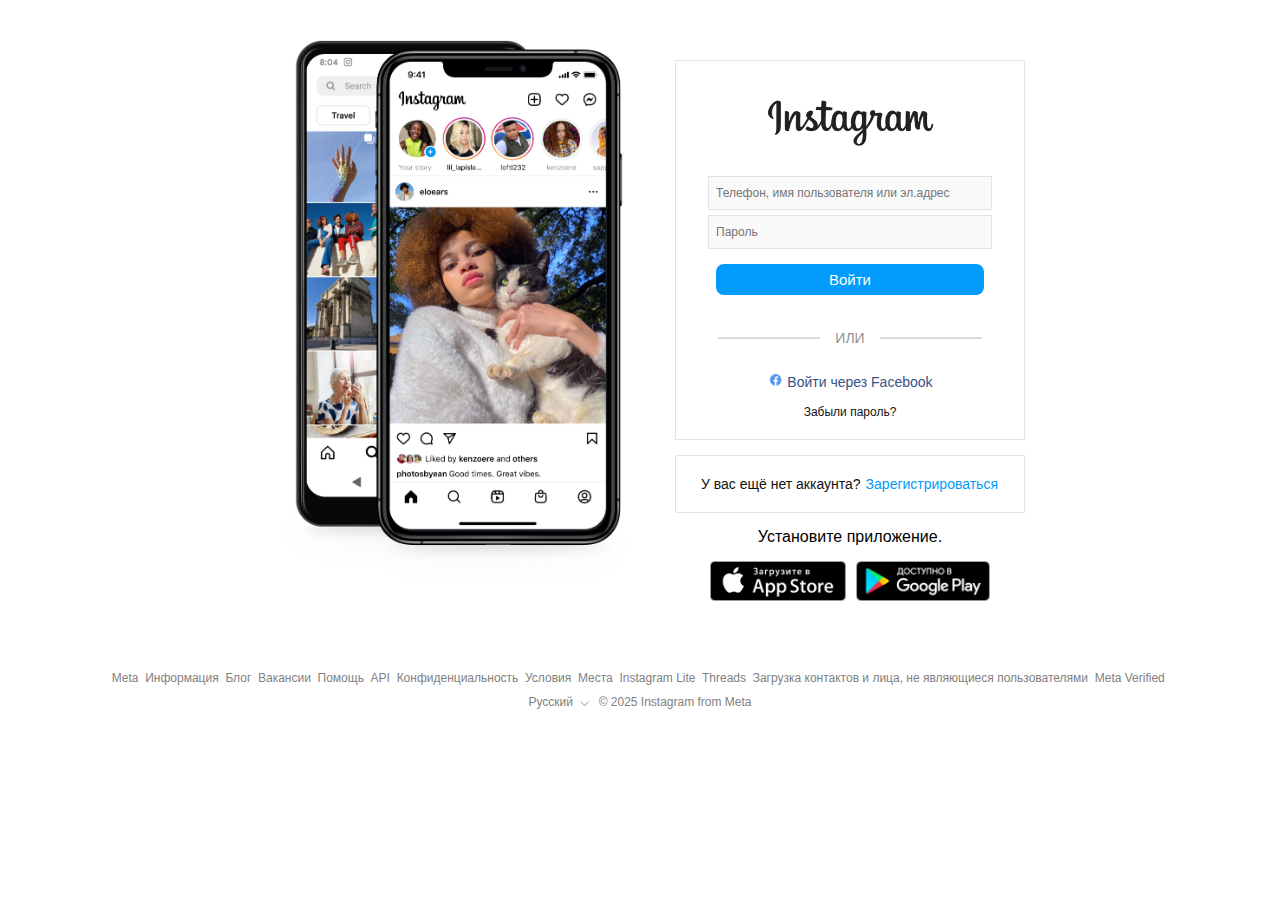
<file: Lab2/instagram/index.html>
<!DOCTYPE html>
<html lang="en">
  <head>
    <title>Instagram</title>
    <link rel="stylesheet" href="style.css">
  </head>
  <body>
    <main>
      <div class="mainContainer">
        <div class="main">
          <div class="telephones">
            <img alt="telephone" src="img/genphone.png" class="telephone back">
          </div>
          <div class="form">
            <form class="firstForm">
              <img alt="logo" src="img/instagram.png" class="img_logo">
              <input type="text" placeholder="Телефон, имя пользователя или эл.адрес">
              <input type="password" placeholder="Пароль" >
              <button class="login">Войти</button>
              <div class="or">
                <span></span>
                <p>ИЛИ</p>
                <span></span>
              </div>
              <div class="facebook">
                    <img width="16px" src="img/facebookIcon.png" alt="logo facebook">
                <a>Войти через Facebook</a>
              </div>
              <a class="passw">Забыли пароль?</a>
            </form>
            <div class="reg">
              <div class="text">
                <p>У вас ещё нет аккаунта? </p> 
                <a class="regText">Зарегистрироваться</a></div>
            </div>
            <div class="appInst"><p>Установите приложение.</p></div>
            <div class="appImg">
                <img alt="appStore" class="appImg" src="img/appstore.png">
                <img alt="google" class="appImg" src="img/google.png">
            </div>
          </div>
        </div>
      </div>
    </main>
    <footer>
        <p><a href="#">Meta&nbsp;</a> <a href="#">Информация&nbsp;</a> <a href="#">Блог&nbsp;</a> <a href="#">Вакансии&nbsp;</a> <a href="#">Помощь&nbsp;</a> <a href="#">API&nbsp;</a> <a href="#">Конфиденциальность&nbsp;</a> <a href="#">Условия&nbsp;</a> <a href="#">Места&nbsp;</a> <a href="#">Instagram Lite&nbsp;</a> <a href="#">Threads&nbsp;</a><a href="#">&nbsp;Загрузка контактов и лица, не являющиеся пользователями&nbsp;</a><a href="#">&nbsp;Meta Verified&nbsp;</a></p>
        <p><span>Русский &nbsp;&#9013;</span> &nbsp;&nbsp;© 2025 Instagram from Meta</p>
    </footer>
  </body>
</html>
</file>
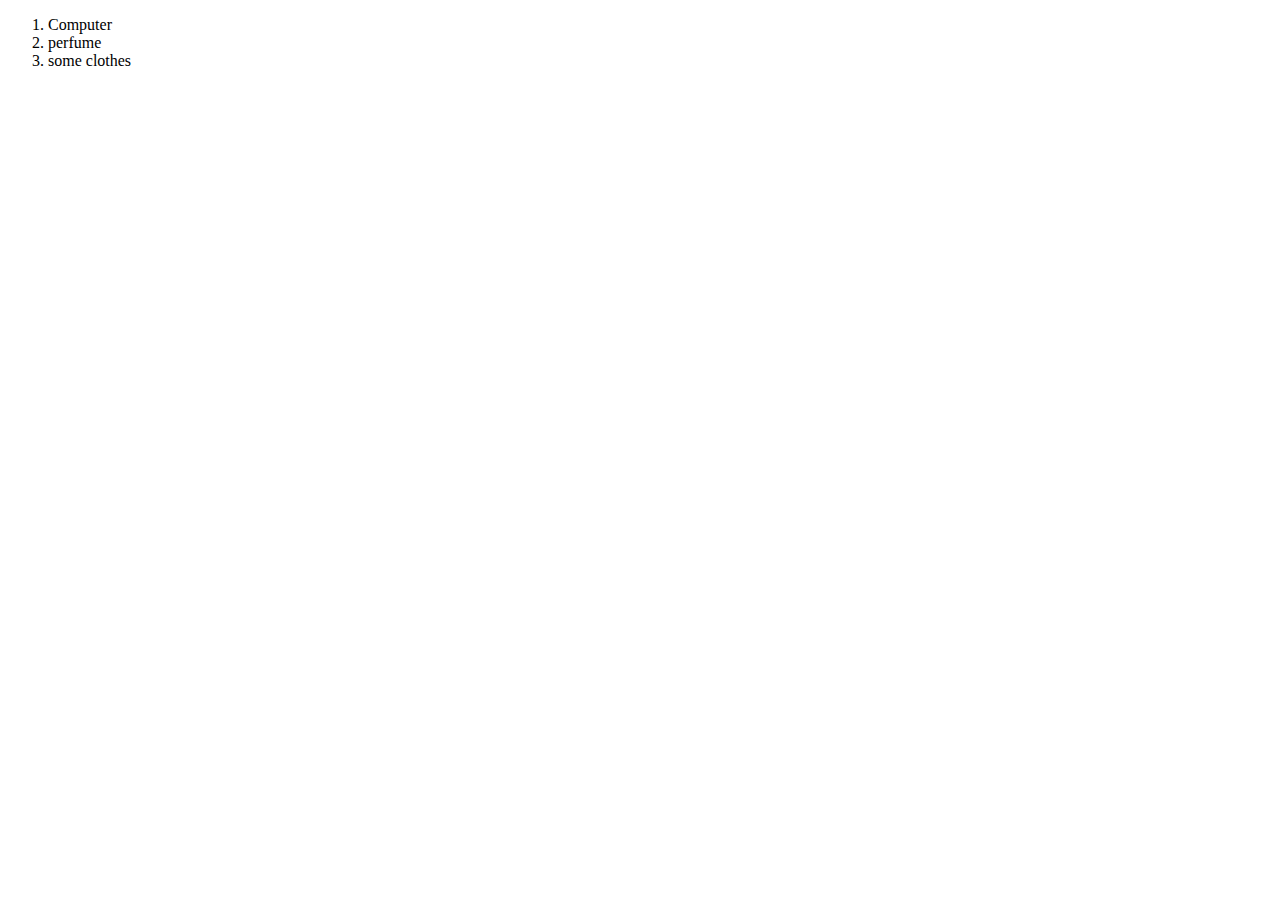
<file: Lab1/Wishlist.html>
<!DOCTYPE HTML>
<html>
    <head>
        <title>Challenge: Wishlist</title>
        <meta charset="utf-8">
    </head>
    <body>
        <ol>
            <li>Computer</li>
            <li>perfume</li>
            <li>some clothes</li>
        </ol>
        
        
    </body>
</html>
</file>
<file: Lab2/instagram/style.css>
* {
    margin: 0;
    padding: 0;
    text-decoration: none;
    list-style-type: none;
    border: none;
    background: none;
    transition: all 0.3s;
    font-family: 'Segoe UI', Tahoma, Verdana, sans-serif;
 }
 
 
 body {
    max-width: 1750px;
    margin: 0 auto;
    background-color: #ffffff;
 
 }
 
 main {
    padding-top: 20px;
    margin-bottom: 32px;
 }
 
 .mainContainer {
    width: 100%;
    padding-top: 20px;;
 }
 
 .main {
    width: 100%;
    display: flex;
    justify-content: center;
 }
 
 .telephones {
    position: relative;
    width: 420px;
    height: auto;
 }
 
 .telephone {
    position: absolute;
    height: 550px;
 }
 
 .telephone.front {
    z-index: 10000;
    left: 100px;
    top: 10px;
 }
 
 .form {
    padding-top: 20px;
    width: 350px;
    height: auto;
    
 }
 
 .firstForm {
    padding: 20px 40px 20px;
    display: flex;
    background-color: #fff;
    border: 1px solid #e4e3e3;
    border-radius: 1px;
    display: flex;
    flex-direction: column;
    align-items: center;
    justify-content: space-between;
    gap: 5px;
    margin-bottom: 15px;
 }
 
 .firstForm input{
    width: 100%;
    padding: 9px 7px;
    font-size: 12px;
    background-color: #fbfafa;
    border: 1px solid #e4e3e3;
 }
 
 .login{
    background-color: #009BFB;
    color: #fff;
    border-radius: 8px;
    width: 100%;
    padding: 7px 5px;
    margin-top: 10px;
    font-size: 15px;
    font-weight:500;
    cursor: pointer;
    margin-bottom: 10px;
 }
 
 .img_logo {
    width: 175px;
    height: 60px;
    margin: 10px 0 20px
 }
 
 .or{
    display: flex;
    align-items: center;
    gap: 15px;
    margin: 20px;
 }
 .or span{
    border: 1px solid #D9D9D9;
    width: 100px;
 
 
 }
 .or p{
    color: #929191;
    font-size: 14px;
    font-weight: 500;
 }
 
 .facebook{
    color: #385185;
    cursor: pointer;
    font-size: 14px;
    font-weight: 500;
    margin-bottom: 10px;;
 }
 
 .passw{
    color: #111;
    font-size: 12px;
    cursor:pointer;
 }
 
 .text{
    background-color: #fff;
    border: 1px solid #e4e3e3;
    border-radius: 1px;
    padding: 20px 25px;
    color: #111;
    font-size: 14px;
    display: flex;
    gap: 5px;
 }

 
 .regText{
    color: #009BFB;
    font-weight: 500;
 }
 
 .appImg{
    height: 40px;
 }
 .appInst{
    text-align: center;
    padding: 15px 0;
 }
 
 .appImg{
    display: flex;
    justify-content: center;
    gap: 10px;
 
 }
 footer{
    display: grid;
    justify-content: center;
    text-align: center;
    gap: 10px;
    margin-top: 70px;
    padding-bottom: 30px;
}
footer p, footer p a{
    font-size: 12px;
    color: #818181;
}
 .info{
    display: flex;
    justify-content: center;
    align-items: center;
    color: #5f5d5d;
    font-size: 12px;
    gap: 25px;
 }
</file>
